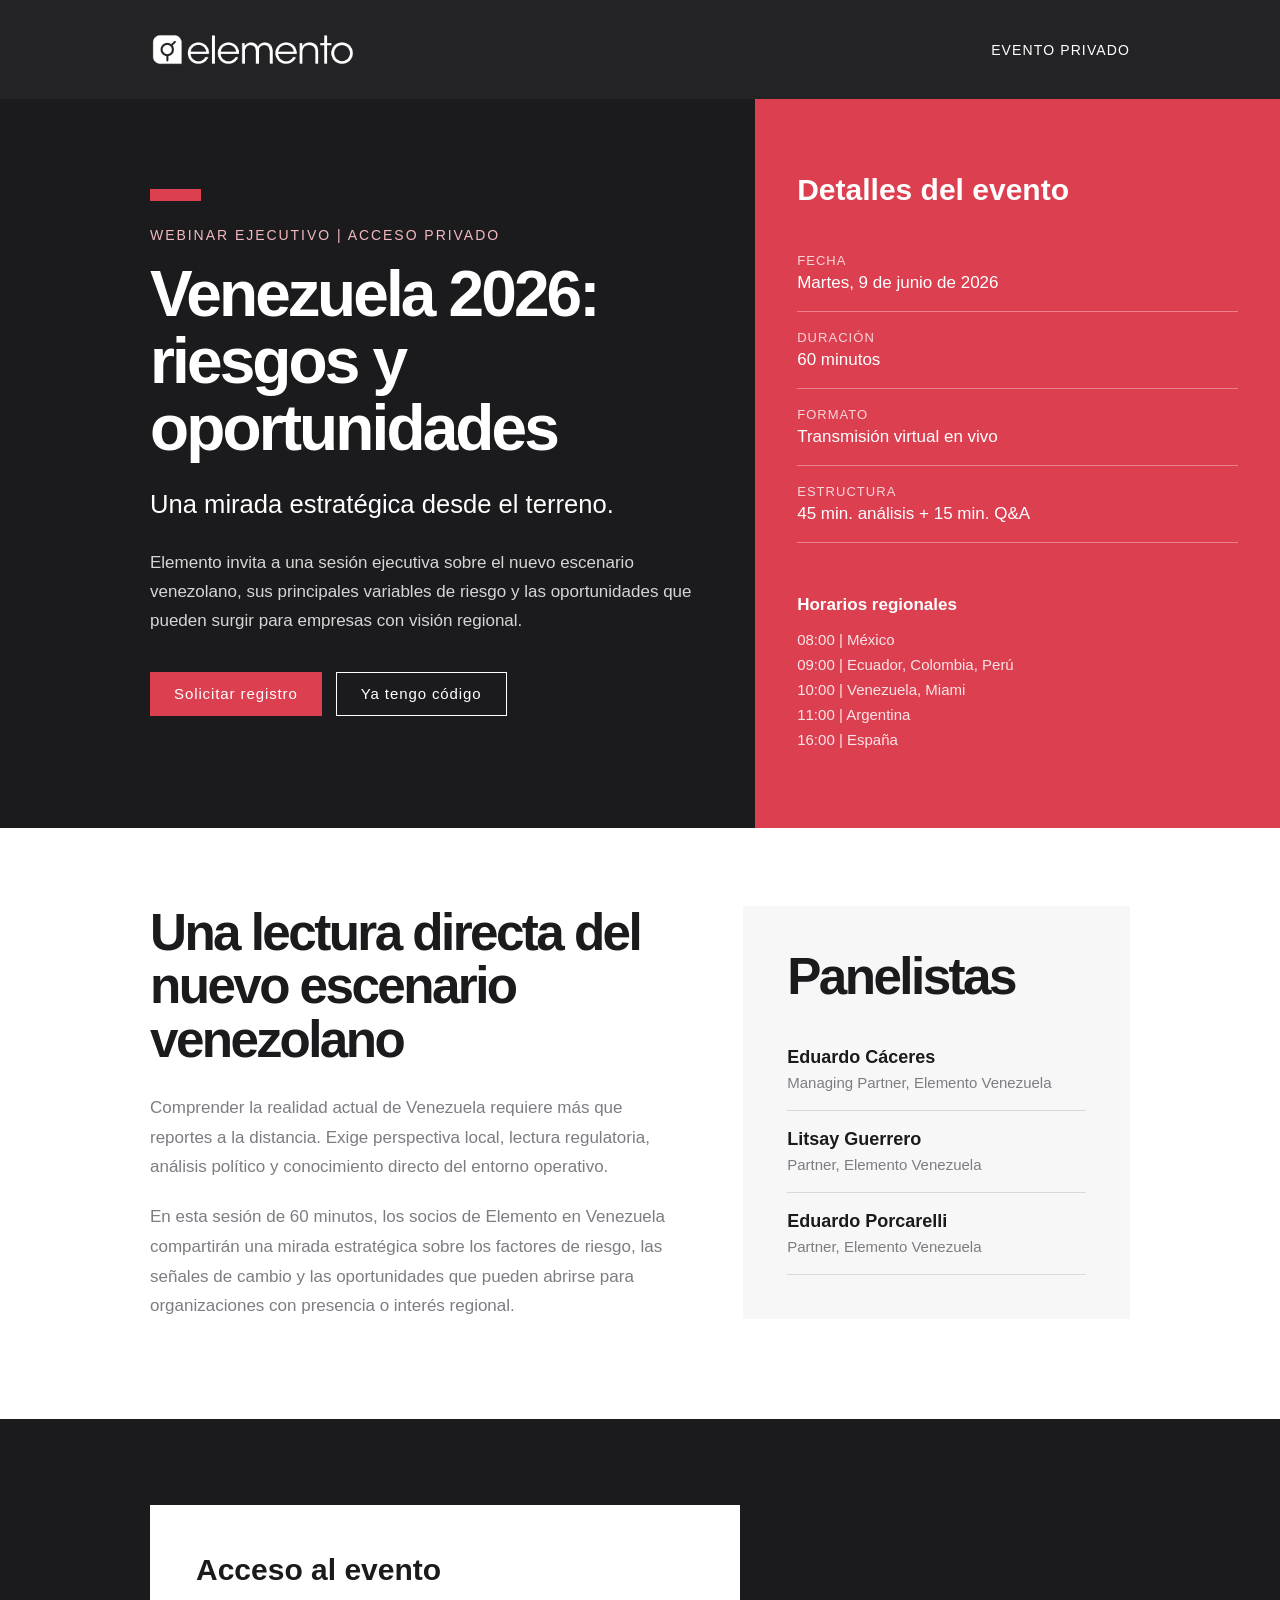
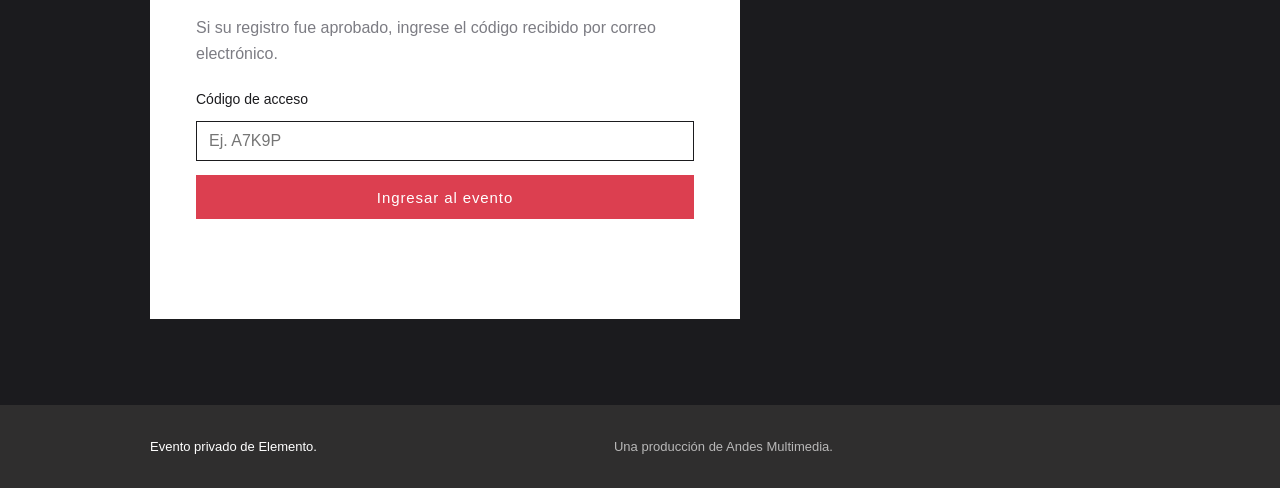
<file: index.html>
<!DOCTYPE html>
<html lang="es">
<head>
  <meta charset="UTF-8" />
  <meta name="viewport" content="width=device-width, initial-scale=1.0" />
  <title>Venezuela 2026 | Evento privado Elemento</title>
  <meta
    name="description"
    content="Venezuela 2026: Riesgos y Oportunidades del Nuevo Escenario. Evento privado de Elemento."
  />
  <link rel="stylesheet" href="assets/css/styles.css" />
</head>
<body>
  <main class="page-shell">
    <header class="site-header">
      <img
        src="assets/img/elemento-logo-white.png"
        alt="Elemento"
        class="brand-logo"
      />
      <span class="event-label">Evento privado</span>
    </header>

    <section class="hero">
      <div class="hero-content">
        <p class="eyebrow">Webinar ejecutivo | Acceso privado</p>

        <h1>

          Venezuela 2026:<br />

          riesgos y oportunidades

        </h1>

        <p class="hero-subtitle">

          Una mirada estratégica desde el terreno.

        </p>

        <p class="hero-text">

          Elemento invita a una sesión ejecutiva sobre el nuevo escenario venezolano,

          sus principales variables de riesgo y las oportunidades que pueden surgir

          para empresas con visión regional.

        </p>

        <div class="hero-actions">

          <a

            class="button button-primary"

            href="https://docs.google.com/forms/d/e/1FAIpQLSeJGfo5DS8KZubzHInb-4fm3yp3BHYfcJk1fOqgopE6ZHkMRQ/viewform?usp=header"

            target="_blank"

            rel="noopener noreferrer"

          >

            Solicitar registro

          </a>

          <a class="button button-secondary" href="#access">

            Ya tengo código

          </a>

        </div>
      </div>

      <aside class="event-card">
        <h2>Detalles del evento</h2>

        <ul class="event-details">
          <li>
            <span>Fecha</span>
            <strong>Martes, 9 de junio de 2026</strong>
          </li>
          <li>
            <span>Duración</span>
            <strong>60 minutos</strong>
          </li>
          <li>
            <span>Formato</span>
            <strong>Transmisión virtual en vivo</strong>
          </li>
          <li>
            <span>Estructura</span>
            <strong>45 min. análisis + 15 min. Q&A</strong>
          </li>
        </ul>

        <div class="schedule">
          <h3>Horarios regionales</h3>
          <p>08:00 | México</p>
          <p>09:00 | Ecuador, Colombia, Perú</p>
          <p>10:00 | Venezuela, Miami</p>
          <p>11:00 | Argentina</p>
          <p>16:00 | España</p>
        </div>
      </aside>
    </section>

    <section class="section two-columns">
      <div>
        <h2>Una lectura directa del nuevo escenario venezolano</h2>

        <p>
          Comprender la realidad actual de Venezuela requiere más que reportes a la
          distancia. Exige perspectiva local, lectura regulatoria, análisis político y
          conocimiento directo del entorno operativo.
        </p>

        <p>
          En esta sesión de 60 minutos, los socios de Elemento en Venezuela compartirán
          una mirada estratégica sobre los factores de riesgo, las señales de cambio y
          las oportunidades que pueden abrirse para organizaciones con presencia o
          interés regional.
        </p>
      </div>

      <div class="panel-box">
        <h2>Panelistas</h2>
        <ul class="panelists">
          <li>
            <strong>Eduardo Cáceres</strong>
            <span>Managing Partner, Elemento Venezuela</span>
          </li>
          <li>
            <strong>Litsay Guerrero</strong>
            <span>Partner, Elemento Venezuela</span>
          </li>
          <li>
            <strong>Eduardo Porcarelli</strong>
            <span>Partner, Elemento Venezuela</span>
          </li>
        </ul>
      </div>
    </section>

    <section id="access" class="access-section">
      <div class="access-card">
        <h2>Acceso al evento</h2>
        <p>
          Si su registro fue aprobado, ingrese el código recibido por correo
          electrónico.
        </p>

        <form id="accessForm" class="access-form">
          <label for="accessCode">Código de acceso</label>
          <input
            id="accessCode"
            name="accessCode"
            type="text"
            placeholder="Ej. A7K9P"
            autocomplete="one-time-code"
            required
          />
          <button type="submit" class="button button-primary">
            Ingresar al evento
          </button>
        </form>

        <p id="accessMessage" class="form-message"></p>
      </div>
    </section>

    <footer class="site-footer">
      <p>Evento privado de Elemento.</p>
      <p class="powered">Una producción de 
        <a href="https://andesmultimedia.com" target="_blank" 
        rel="noopener noreferrer" style="color: inherit; text-decoration: none;"
        >Andes Multimedia</a>.</p>
      </p>
    </footer>
  </main>

  <script src="assets/js/access.js"></script>
</body>
</html>
</file>
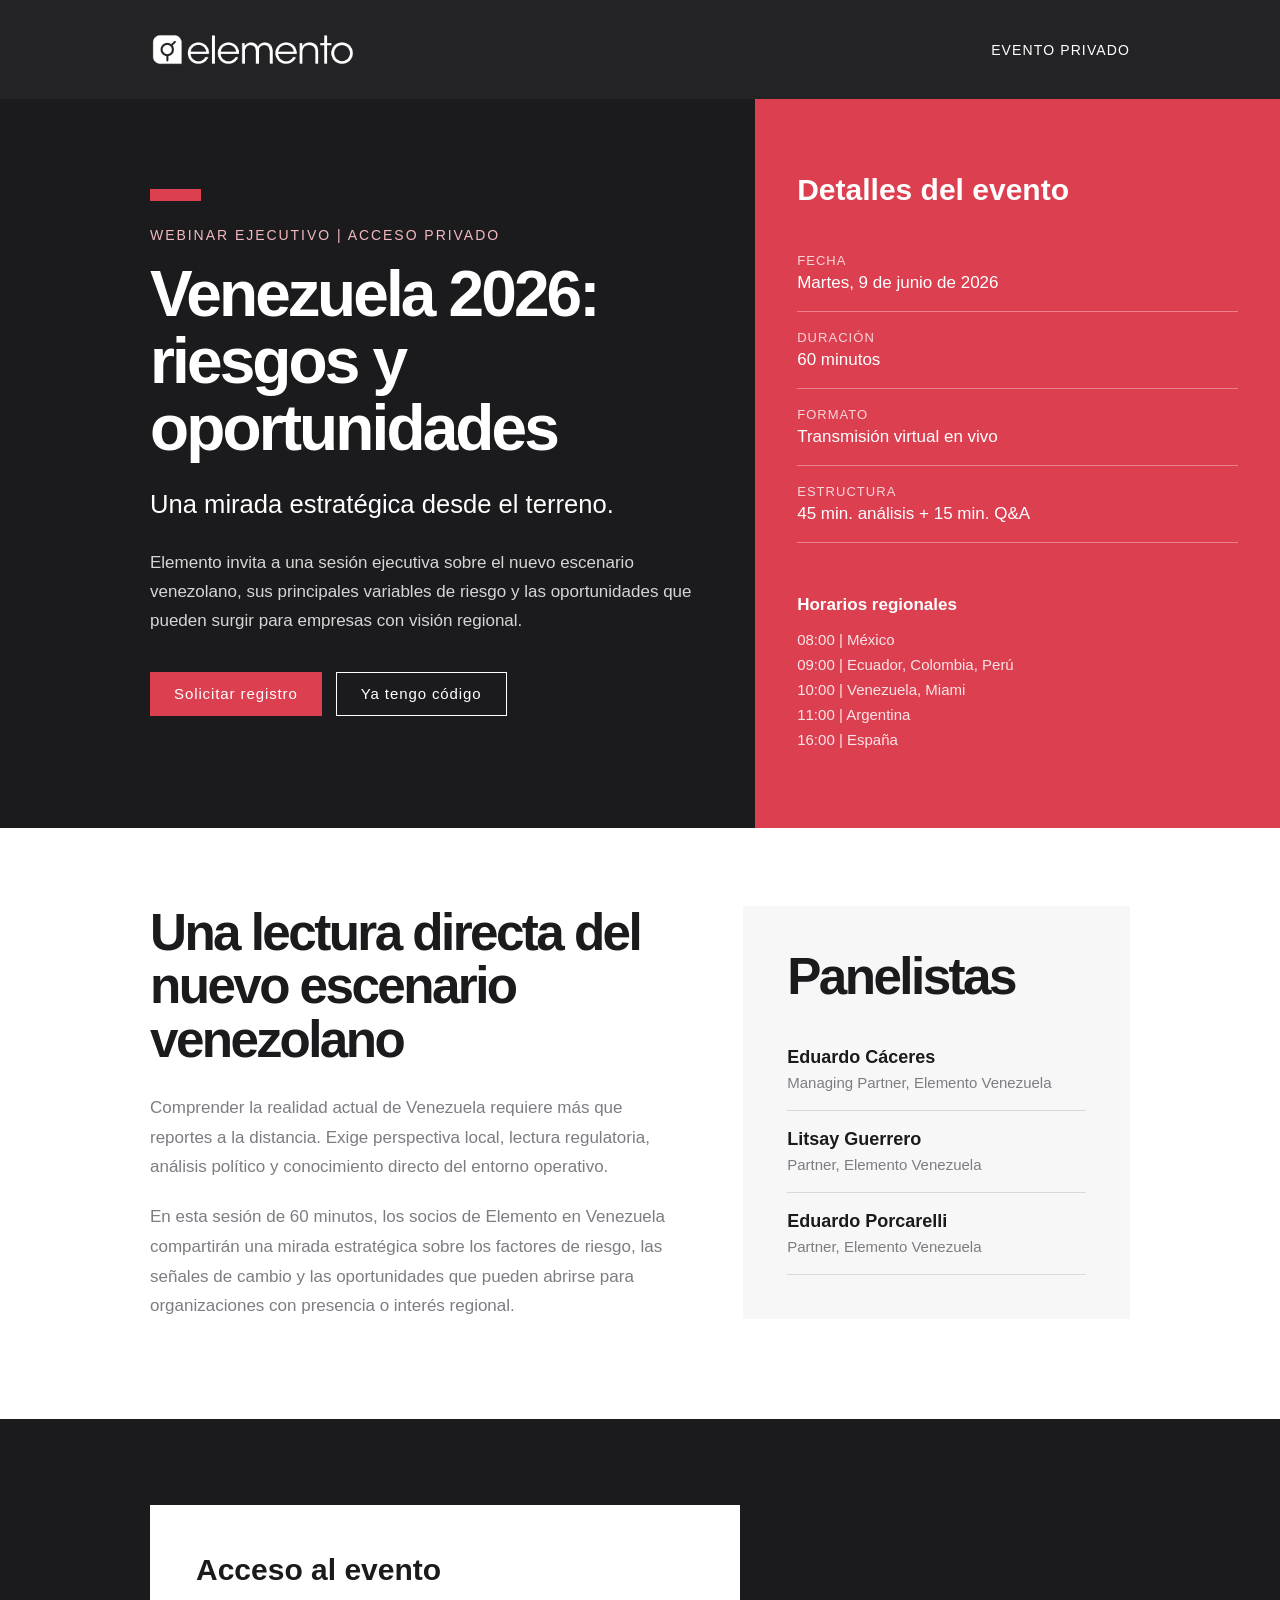
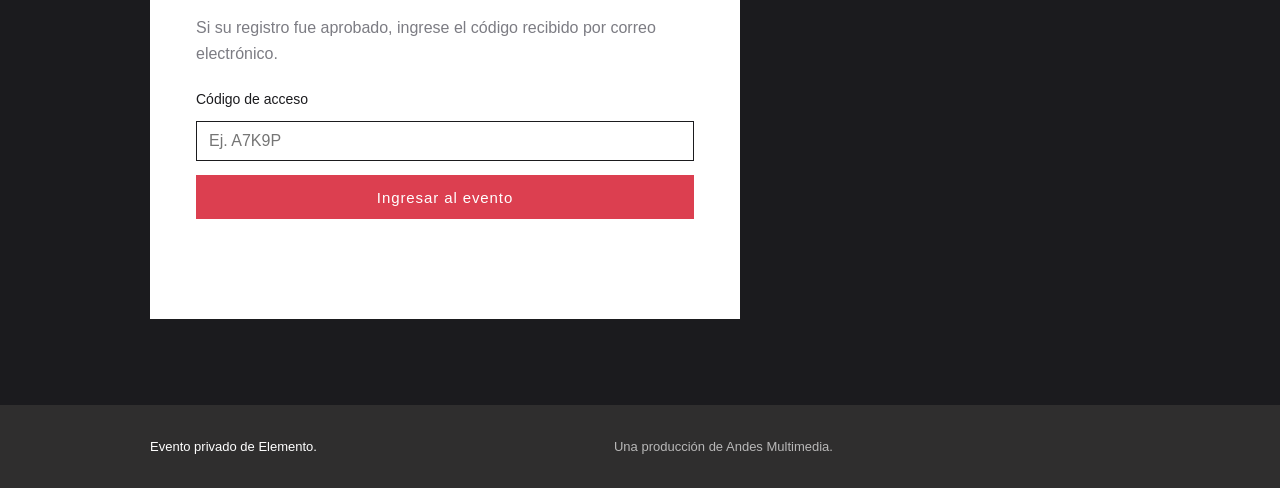
<file: evento.html>
<!DOCTYPE html>
<html lang="es">
<head>
  <meta charset="UTF-8" />
  <meta name="viewport" content="width=device-width, initial-scale=1.0" />
  <title>Transmisión privada | Elemento</title>
  <meta name="robots" content="noindex, nofollow" />
  <link rel="stylesheet" href="assets/css/styles.css" />
</head>
<body class="event-page">
  <main class="page-shell">
    <header class="site-header">
      <img
        src="assets/img/elemento-logo-white.png"
        alt="Elemento"
        class="brand-logo"
      />
      <span class="event-label">Transmisión privada</span>
    </header>

    <section class="event-hero">
      <div>
        <p class="eyebrow">En vivo | Acceso aprobado</p>
        <h1>Venezuela 2026</h1>
        <p class="hero-subtitle">
          Riesgos y Oportunidades del Nuevo Escenario
        </p>
      </div>
    </section>

    <section class="live-layout">
      <div class="video-area">
        <div class="video-wrapper">


          <div style="padding:56.25% 0 0 0;position:relative;"><iframe src="https://player.vimeo.com/video/1199245824?title=0&amp;byline=0&amp;portrait=0&amp;badge=0&amp;autopause=0&amp;player_id=0&amp;app_id=58479" frameborder="0" allow="autoplay; fullscreen; picture-in-picture; clipboard-write; encrypted-media; web-share" referrerpolicy="strict-origin-when-cross-origin" style="position:absolute;top:0;left:0;width:100%;height:100%;" title="Venezuela 2026"></iframe></div><script src="https://player.vimeo.com/api/player.js"></script>
          
        </div>

        <div class="event-note">
          <p>
            La transmisión en vivo ha terminado, pero puede ver la grabación y dejar sus preguntas.
          </p>
        </div>
      </div>

      <aside class="qa-card">
        <h2>Preguntas para el panel</h2>
        <p>
          Escriba su pregunta o comentario. El equipo de moderación revisará los
          mensajes en tiempo real.
        </p>

        <form id="questionForm" class="qa-form">
          <label for="attendeeName">Nombre</label>
          <input
            id="attendeeName"
            name="attendeeName"
            type="text"
            placeholder="Nombre y apellido"
            required
          />

          <label for="attendeeQuestion">Pregunta o comentario</label>
          <textarea
            id="attendeeQuestion"
            name="attendeeQuestion"
            rows="6"
            placeholder="Escriba aquí su pregunta..."
            required
          ></textarea>

          <button type="submit" class="button button-primary">
            Enviar pregunta
          </button>
        </form>

        <p id="questionMessage" class="form-message"></p>
      </aside>
    </section>

    <footer class="site-footer">
      <p>Evento privado de Elemento.</p>
      <p class="powered">Una producción de 
        <a href="https://andesmultimedia.com" target="_blank" 
        rel="noopener noreferrer" style="color: inherit; text-decoration: none;"
        >Andes Multimedia</a>.</p>
      </p>
    </footer>
  </main>

  <script src="assets/js/event.js"></script>
</body>
</html>
</file>
<file: assets/css/styles.css>
:root {
  --color-white: #ffffff;
  --color-black: #000000;
  --color-dark: #1b1b1e;
  --color-dark-soft: #2f2e2e;
  --color-red: #dc3f50;
  --color-red-light: #e8959e;
  --color-red-soft: #f3b9c0;
  --color-gray: #7c7c83;
  --color-gray-light: #dadada;
  --color-bg: #ffffff;
  --color-section: #f7f7f7;
  --site-width: 980px;
  --font-heading: "Raleway", Arial, Helvetica, sans-serif;
  --font-body: "Helvetica Neue", Helvetica, Arial, sans-serif;
}

@import url("https://fonts.googleapis.com/css2?family=Raleway:wght@400;700&display=swap");

* {
  box-sizing: border-box;
}

html {
  scroll-behavior: smooth;
}

body {
  margin: 0;
  font-family: var(--font-body);
  font-weight: 300;
  color: var(--color-dark);
  background: var(--color-white);
  -webkit-font-smoothing: antialiased;
  -moz-osx-font-smoothing: grayscale;
}

body.event-page {
  background: var(--color-white);
}

img {
  max-width: 100%;
}

.page-shell {
  width: 100%;
  margin: 0 auto;
}

.site-header {
  min-height: 99px;
  padding: 30px max(28px, calc((100vw - var(--site-width)) / 2));
  display: flex;
  align-items: center;
  justify-content: space-between;
  gap: 24px;
  background: rgba(27, 27, 30, 0.96);
}

.brand-logo {
  width: 206px;
  height: auto;
  display: block;
}

.event-label {
  font-family: var(--font-heading);
  color: var(--color-white);
  font-size: 14px;
  letter-spacing: 0.08em;
  text-transform: uppercase;
}

.hero {
  display: grid;
  grid-template-columns: minmax(0, 1.18fr) minmax(320px, 0.82fr);
  min-height: 580px;
  background: var(--color-dark);
}

.hero-content {
  padding: 90px 54px 80px max(54px, calc((100vw - var(--site-width)) / 2));
  color: var(--color-white);
}

.hero-content::before,
.section-marker {
  content: "";
  display: block;
  width: 51px;
  height: 12px;
  margin-bottom: 26px;
  background: var(--color-red);
}

.eyebrow {
  margin: 0 0 18px;
  font-family: var(--font-heading);
  font-size: 14px;
  color: var(--color-red-soft);
  letter-spacing: 0.14em;
  text-transform: uppercase;
}

h1,
h2,
h3,
p {
  margin-top: 0;
}

h1 {
  max-width: 760px;
  margin-bottom: 24px;
  font-family: var(--font-heading);
  font-size: clamp(3rem, 5vw, 4.9rem);
  line-height: 1.05;
  letter-spacing: -0.045em;
  font-weight: 700;
  color: var(--color-white);
}

.hero-subtitle {
  max-width: 760px;
  margin-bottom: 28px;
  font-family: var(--font-heading);
  font-size: clamp(1.35rem, 2vw, 1.9rem);
  line-height: 1.35;
  font-weight: 400;
  color: var(--color-white);
}

.hero-text {
  max-width: 760px;
  margin-bottom: 0;
  font-size: 17px;
  line-height: 1.7;
  color: rgba(255, 255, 255, 0.82);
}

.hero-actions {
  display: flex;
  flex-wrap: wrap;
  gap: 14px;
  margin-top: 36px;
}

.button {
  display: inline-flex;
  align-items: center;
  justify-content: center;
  min-height: 44px;
  padding: 0 24px;
  border: 0;
  border-radius: 0;
  font-family: var(--font-heading);
  font-size: 15px;
  font-weight: 400;
  letter-spacing: 0.06em;
  text-decoration: none;
  cursor: pointer;
  transition:
    background 0.25s ease,
    color 0.25s ease,
    border-color 0.25s ease;
}

.button-primary {
  color: var(--color-white);
  background: var(--color-red);
}

.button-primary:hover {
  background: var(--color-red-light);
}

.button-secondary {
  color: var(--color-white);
  border: 1px solid var(--color-white);
  background: transparent;
}

.button-secondary:hover {
  color: var(--color-dark);
  background: var(--color-white);
}

.event-card {
  padding: 72px 42px;
  background: var(--color-red);
  color: var(--color-white);
}

.event-card h2,
.panel-box h2,
.access-card h2,
.qa-card h2 {
  margin-bottom: 26px;
  font-family: var(--font-heading);
  font-size: 30px;
  line-height: 1.25;
  font-weight: 700;
}

.event-details {
  display: grid;
  gap: 0;
  margin: 0;
  padding: 0;
  list-style: none;
}

.event-details li {
  padding: 18px 0;
  border-bottom: 1px solid rgba(255, 255, 255, 0.35);
}

.event-details span {
  display: block;
  margin-bottom: 5px;
  font-family: var(--font-heading);
  font-size: 13px;
  letter-spacing: 0.08em;
  text-transform: uppercase;
  color: rgba(255, 255, 255, 0.78);
}

.event-details strong {
  font-size: 17px;
  font-weight: 300;
  color: var(--color-white);
}

.schedule {
  margin-top: 30px;
  padding-top: 22px;
}

.schedule h3 {
  margin-bottom: 16px;
  font-family: var(--font-heading);
  font-size: 17px;
  color: var(--color-white);
}

.schedule p {
  margin-bottom: 8px;
  font-size: 15px;
  color: rgba(255, 255, 255, 0.86);
}

.section {
  padding: 78px max(28px, calc((100vw - var(--site-width)) / 2));
}

.two-columns {
  display: grid;
  grid-template-columns: minmax(0, 1fr) minmax(320px, 0.72fr);
  gap: 56px;
  align-items: start;
  background: var(--color-white);
}

.section h2 {
  margin-bottom: 26px;
  font-family: var(--font-heading);
  font-size: clamp(2.35rem, 4vw, 4.9rem);
  line-height: 1.05;
  letter-spacing: -0.05em;
  font-weight: 700;
  color: var(--color-dark);
}

.section p {
  max-width: 660px;
  margin-bottom: 20px;
  font-size: 17px;
  line-height: 1.75;
  color: var(--color-gray);
}

.panel-box {
  padding: 44px;
  background: var(--color-section);
}

.panel-box h2 {
  color: var(--color-dark);
}

.panelists {
  display: grid;
  gap: 0;
  margin: 0;
  padding: 0;
  list-style: none;
}

.panelists li {
  padding: 18px 0;
  border-bottom: 1px solid var(--color-gray-light);
}

.panelists strong {
  display: block;
  margin-bottom: 6px;
  font-family: var(--font-heading);
  font-size: 18px;
  color: var(--color-dark);
}

.panelists span {
  font-size: 15px;
  color: var(--color-gray);
}

.access-section {
  padding: 86px max(28px, calc((100vw - var(--site-width)) / 2));
  background: var(--color-dark);
}

.access-card {
  max-width: 590px;
  padding: 46px;
  background: var(--color-white);
}

.access-card h2 {
  color: var(--color-dark);
}

.access-card p,
.qa-card p,
.event-note p {
  font-size: 16px;
  line-height: 1.65;
  color: var(--color-gray);
}

.access-form,
.qa-form {
  display: grid;
  gap: 14px;
  margin-top: 24px;
}

label {
  font-family: var(--font-heading);
  font-size: 14px;
  font-weight: 400;
  color: var(--color-dark);
}

input,
textarea {
  width: 100%;
  border: 1px solid var(--color-dark);
  border-radius: 0;
  padding: 10px 12px;
  font-family: var(--font-body);
  font-size: 16px;
  color: var(--color-dark);
  background: var(--color-white);
}

input {
  min-height: 38px;
}

textarea {
  resize: vertical;
}

input:focus,
textarea:focus {
  outline: none;
  border-width: 2px;
}

.form-message {
  min-height: 22px;
  margin-top: 16px;
  font-family: var(--font-heading);
  font-size: 14px;
}

.form-message.success {
  color: #147a3d;
}

.form-message.error {
  color: var(--color-red);
}

.event-hero {
  padding: 72px max(28px, calc((100vw - var(--site-width)) / 2)) 42px;
  background: var(--color-dark);
  color: var(--color-white);
}

.event-hero::before {
  content: "";
  display: block;
  width: 51px;
  height: 12px;
  margin-bottom: 26px;
  background: var(--color-red);
}

.event-hero h1 {
  margin-bottom: 12px;
  color: var(--color-white);
}

.live-layout {
  display: grid;
  grid-template-columns: minmax(0, 1.65fr) minmax(300px, 0.55fr);
  gap: 28px;
  align-items: start;
  padding: 56px max(24px, calc((100vw - 1180px) / 2)) 76px;
  background: var(--color-white);
}

.video-area {
  display: grid;
  gap: 18px;
}

.video-wrapper {
  position: relative;
  overflow: hidden;
  background: var(--color-black);
  aspect-ratio: 16 / 9;
}

.video-wrapper iframe {
  position: absolute;
  inset: 0;
  width: 100%;
  height: 100%;
}

.event-note {
  padding: 22px;
  border-left: 8px solid var(--color-red);
  background: var(--color-section);
}

.qa-card {
  padding: 34px;
  background: var(--color-section);
}

.site-footer {
  display: flex;
  justify-content: space-between;
  gap: 24px;
  padding: 34px max(28px, calc((100vw - var(--site-width)) / 2));
  font-size: 13px;
  color: var(--color-white);
  background: var(--color-dark-soft);
}

.site-footer p {
  margin: 0;
}

.powered {
  color: rgba(255, 255, 255, 0.66);
}

@media (max-width: 900px) {
  .hero,
  .two-columns,
  .live-layout {
    grid-template-columns: 1fr;
  }

  .hero-content {
    padding: 62px 28px;
  }

  .event-card {
    padding: 42px 28px;
  }

  .brand-logo {
    width: 188px;
  }

  .site-footer {
    flex-direction: column;
  }
}

@media (max-width: 560px) {
  .site-header {
    align-items: flex-start;
    flex-direction: column;
    padding: 24px 22px;
  }

  .hero-content {
    padding: 52px 22px;
  }

  .event-card,
  .section,
  .access-section,
  .event-hero,
  .live-layout {
    padding-left: 22px;
    padding-right: 22px;
  }

  .panel-box,
  .access-card,
  .qa-card {
    padding: 28px 22px;
  }

  .hero-actions {
    flex-direction: column;
  }

  .button {
    width: 100%;
  }
}
</file>
